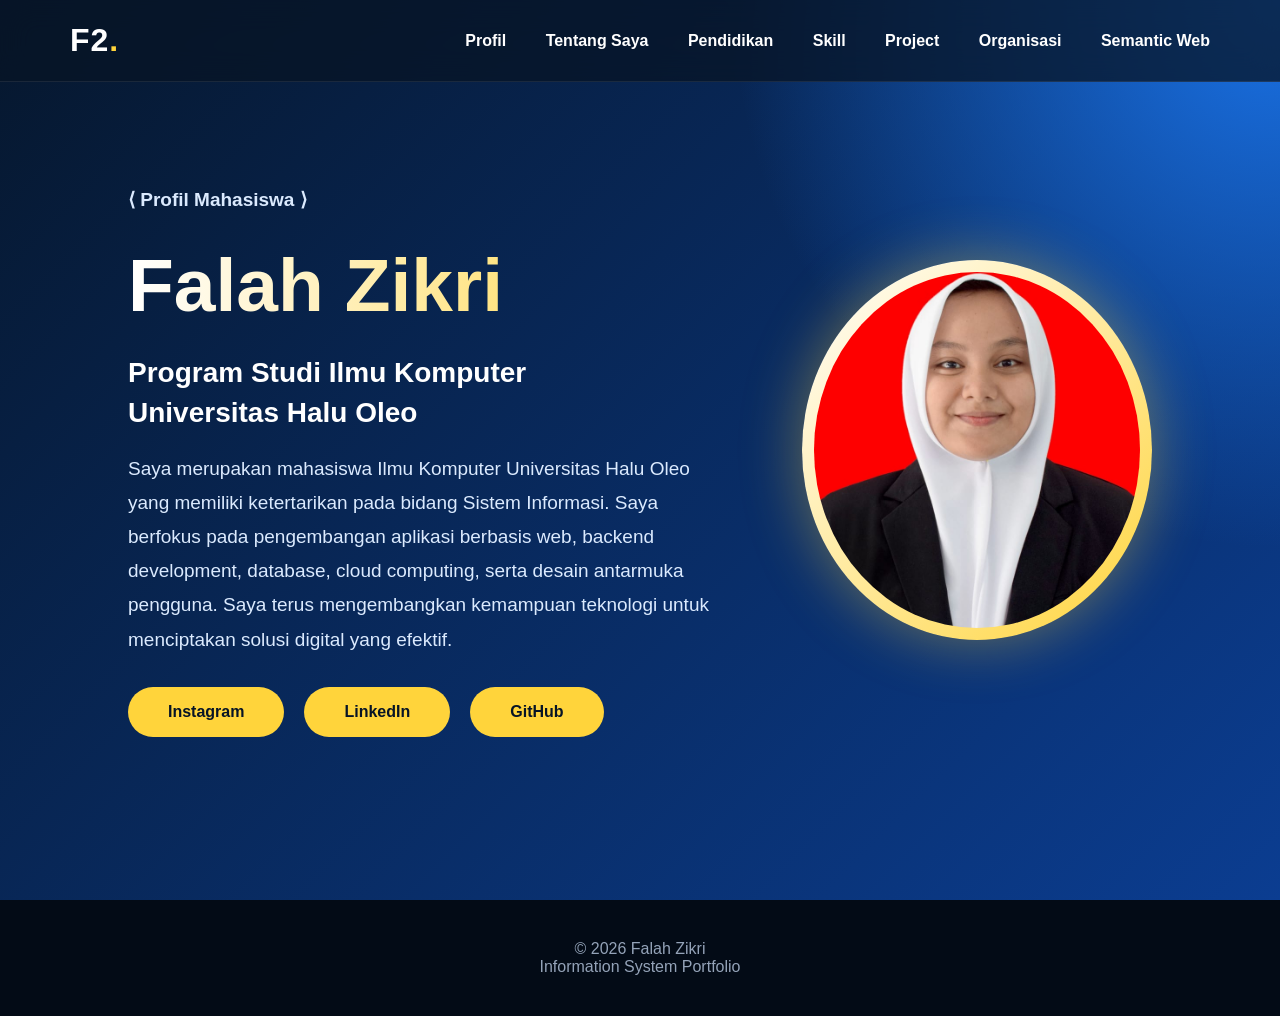
<file: index.html>
<!DOCTYPE html>
<html lang="id">

<head>

<meta charset="UTF-8">

<meta name="viewport" content="width=device-width, initial-scale=1.0">


<title>Falah Zikri - Profile</title>


<link rel="stylesheet" href="style.css">



<!-- =====================================
     SCHEMA.ORG JSON-LD
===================================== -->

<script type="application/ld+json">

{
"@context":"https://schema.org",

"@graph":[


{

"@type":"Person",

"name":"Falah Zikri",

"identifier":"FALAH-001",

"jobTitle":"Information System Student",


"description":
"Mahasiswa Ilmu Komputer Universitas Halu Oleo dengan minat pada Sistem Informasi, pengembangan aplikasi web, backend development, database, cloud computing, dan UI UX Design.",



"image":"assets/foto-profil.jpg",



"affiliation":{


"@type":"CollegeOrUniversity",

"name":"Universitas Halu Oleo",

"department":"Program Studi Ilmu Komputer"

},




"knowsAbout":[


{

"@type":"DefinedTerm",

"name":"Laravel",

"termCode":"SKILL-001"

},


{

"@type":"DefinedTerm",

"name":"PHP",

"termCode":"SKILL-002"

},


{

"@type":"DefinedTerm",

"name":"HTML CSS",

"termCode":"SKILL-003"

},


{

"@type":"DefinedTerm",

"name":"JavaScript",

"termCode":"SKILL-004"

},


{

"@type":"DefinedTerm",

"name":"MySQL Database",

"termCode":"SKILL-005"

},


{

"@type":"DefinedTerm",

"name":"Cloud Computing",

"termCode":"SKILL-006"

},


{

"@type":"DefinedTerm",

"name":"UI UX Design",

"termCode":"SKILL-007"

}


],




"memberOf":{


"@type":"Organization",

"name":"Himpunan Mahasiswa Program Studi Ilmu Komputer"

},




"subjectOf":{


"@type":"CreativeWork",

"name":"Semantic Web Profile Website",

"description":
"Website portfolio pribadi berbasis Schema.org JSON-LD untuk menerapkan konsep Semantic Web."

},




"sameAs":[


"https://instagram.com/falah.hh_",

"https://linkedin.com/in/falahzikri",

"https://github.com/falahh10"


]

},





{


"@type":"CollegeOrUniversity",

"name":"Universitas Halu Oleo",

"url":"https://uho.ac.id",


"address":{


"@type":"PostalAddress",

"addressLocality":"Kendari",

"addressCountry":"Indonesia"

}


},




{


"@type":"Organization",

"name":"Himpunan Mahasiswa Program Studi Ilmu Komputer"

},




{


"@type":"SoftwareApplication",

"name":"Falah Resto App",

"applicationCategory":"BusinessApplication",

"operatingSystem":"Web Browser",

"description":
"Aplikasi sistem informasi rumah makan berbasis Laravel dan database."

}


]


}

</script>


</head>



<body>



<header class="nav">


<div class="nav-inner">



<div class="brand">

F2<span>.</span>

</div>




<nav>


<a href="index.html">
Profil
</a>

<a href="tentang.html">Tentang Saya</a>

<a href="pendidikan.html">
Pendidikan
</a>


<a href="skill.html">
Skill
</a>


<a href="project.html">
Project
</a>


<a href="organisasi.html">
Organisasi
</a>


<a href="semantic.html">
Semantic Web
</a>


</nav>



</div>


</header>






<section class="hero">





<div class="text">



<p class="schema-tag">

⟨ Profil Mahasiswa ⟩

</p>





<h1>

Falah Zikri

</h1>





<h3>

Program Studi Ilmu Komputer

<br>

Universitas Halu Oleo

</h3>






<p>

Saya merupakan mahasiswa Ilmu Komputer Universitas Halu Oleo yang memiliki ketertarikan pada bidang Sistem Informasi. Saya berfokus pada pengembangan aplikasi berbasis web, backend development, database, cloud computing, serta desain antarmuka pengguna. Saya terus mengembangkan kemampuan teknologi untuk menciptakan solusi digital yang efektif.

</p>






<div class="social-button">





<a class="button"

href="https://instagram.com/falah.hh_"

target="_blank">

Instagram

</a>






<a class="button"

href="https://linkedin.com/in/falahzikri"

target="_blank">

LinkedIn

</a>






<a class="button"

href="https://github.com/falahh10"

target="_blank">

GitHub

</a>




</div>



</div>






<div class="photo">


<img src="assets/foto-profil.jpg"

alt="Foto Profil Falah Zikri">


</div>





</section>






<footer>

© 2026 Falah Zikri

<br>

Information System Portfolio

</footer>




</body>


</html>
</file>
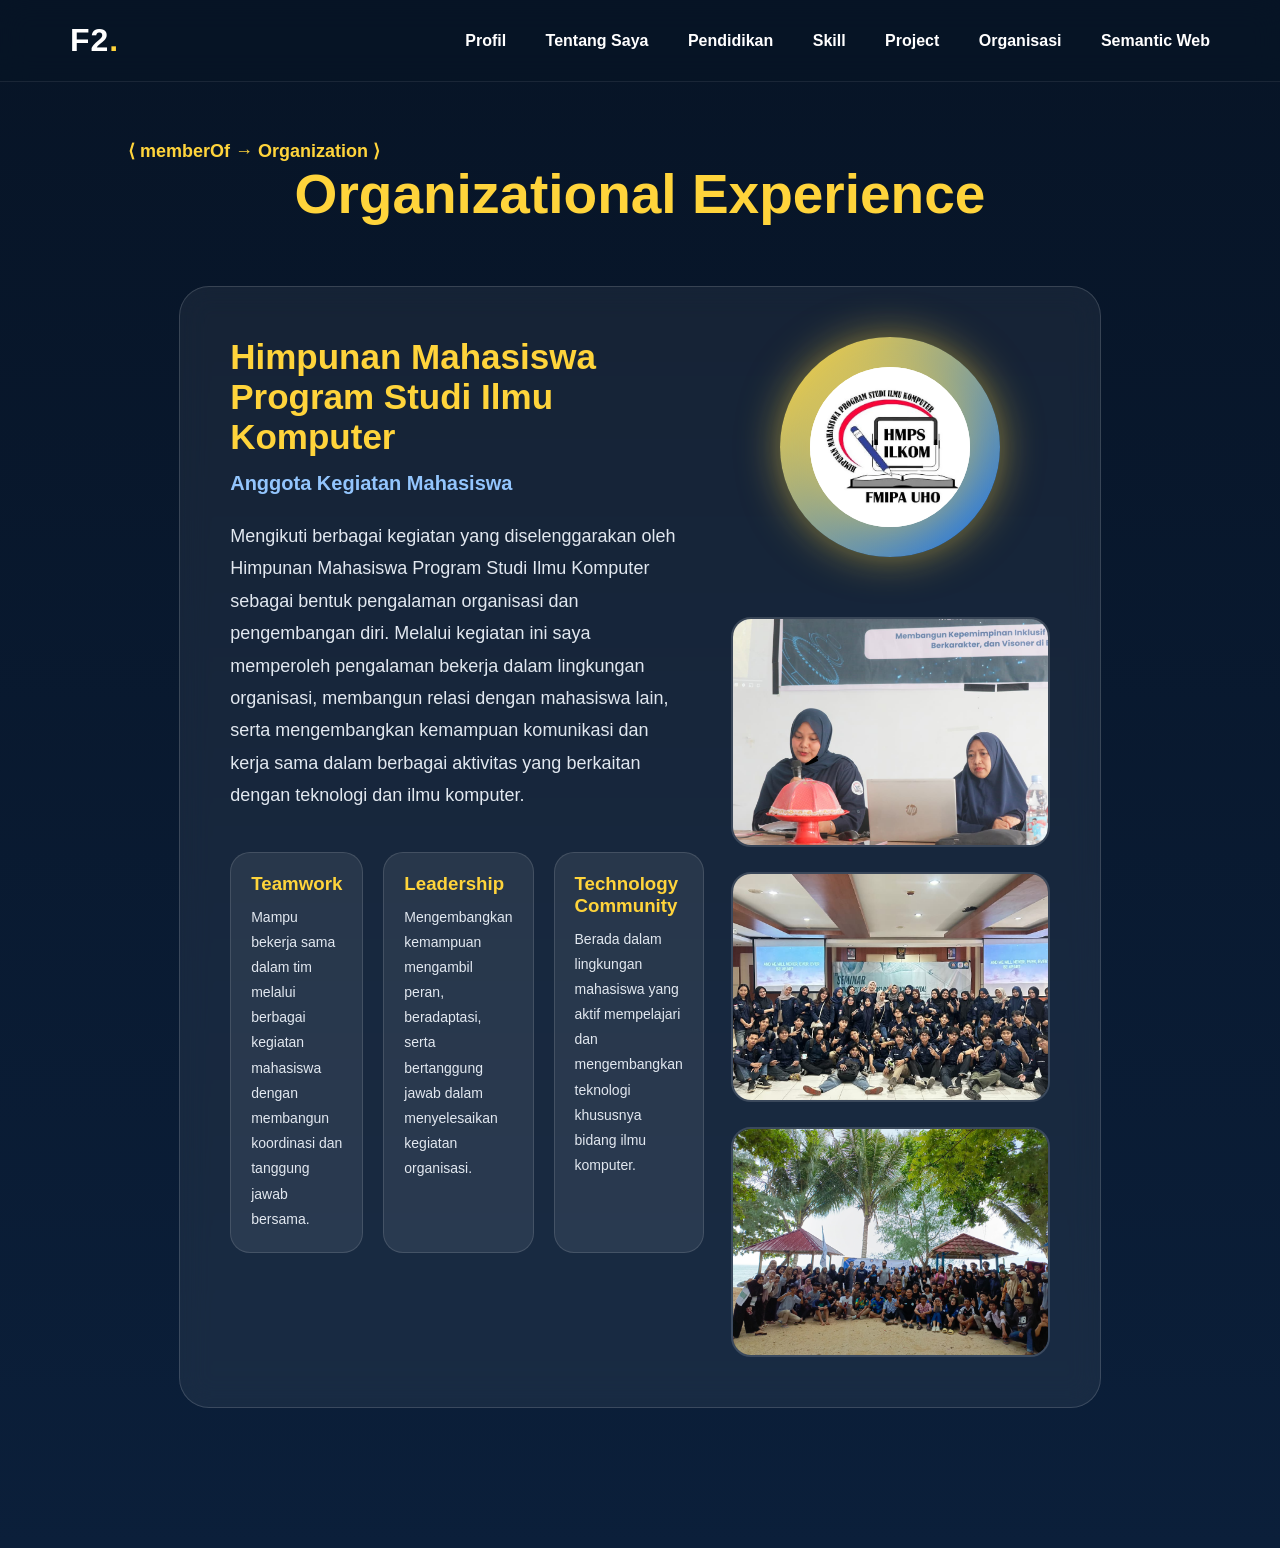
<file: organisasi.html>
<!DOCTYPE html>
<html lang="id">


<head>


<meta charset="UTF-8">


<meta name="viewport" content="width=device-width, initial-scale=1.0">


<title>Organisasi - Falah Zikri</title>


<link rel="stylesheet" href="style.css">


</head>





<body>





<header class="nav">


<div class="nav-inner">



<div class="brand">

F2<span>.</span>

</div>





<nav>


<a href="index.html">Profil</a>

<a href="tentang.html">Tentang Saya</a>
<a href="pendidikan.html">Pendidikan</a>


<a href="skill.html">Skill</a>


<a href="project.html">Project</a>


<a href="organisasi.html">Organisasi</a>

<a href="semantic.html">
Semantic Web
</a>

</nav>



</div>


</header>







<section class="page">



<p class="schema-tag">

⟨ memberOf → Organization ⟩

</p>





<h1>

Organizational Experience

</h1>









<div class="org-box">





<!-- DESKRIPSI ORGANISASI DULU -->


<div class="org-right">





<h2>

Himpunan Mahasiswa Program Studi Ilmu Komputer

</h2>






<h4>

Anggota Kegiatan Mahasiswa

</h4>







<p>


Mengikuti berbagai kegiatan yang diselenggarakan oleh Himpunan Mahasiswa Program Studi Ilmu Komputer sebagai bentuk pengalaman organisasi dan pengembangan diri.


Melalui kegiatan ini saya memperoleh pengalaman bekerja dalam lingkungan organisasi, membangun relasi dengan mahasiswa lain, serta mengembangkan kemampuan komunikasi dan kerja sama dalam berbagai aktivitas yang berkaitan dengan teknologi dan ilmu komputer.



</p>








<!-- HIGHLIGHT EXPERIENCE -->



<div class="org-highlight">





<div class="highlight-card">


<h3>

Teamwork

</h3>


<p>

Mampu bekerja sama dalam tim melalui berbagai kegiatan mahasiswa dengan membangun koordinasi dan tanggung jawab bersama.

</p>


</div>







<div class="highlight-card">


<h3>

Leadership

</h3>


<p>

Mengembangkan kemampuan mengambil peran, beradaptasi, serta bertanggung jawab dalam menyelesaikan kegiatan organisasi.

</p>


</div>







<div class="highlight-card">


<h3>

Technology Community

</h3>


<p>

Berada dalam lingkungan mahasiswa yang aktif mempelajari dan mengembangkan teknologi khususnya bidang ilmu komputer.

</p>


</div>





</div>





</div>









<!-- FOTO ORGANISASI SETELAH DESKRIPSI -->


<div class="org-left">





<div class="logo-area">


<img src="assets/logo-hmps.png"

alt="Logo HMPS Ilmu Komputer">


</div>








<div class="activity-gallery">



<img src="assets/hmps1.jpg"

alt="Dokumentasi Kegiatan HMPS 1">





<img src="assets/hmps2.jpg"

alt="Dokumentasi Kegiatan HMPS 2">





<img src="assets/hmps3.jpg"

alt="Dokumentasi Kegiatan HMPS 3">



</div>







</div>









</div>









</section>









</body>


</html>
</file>
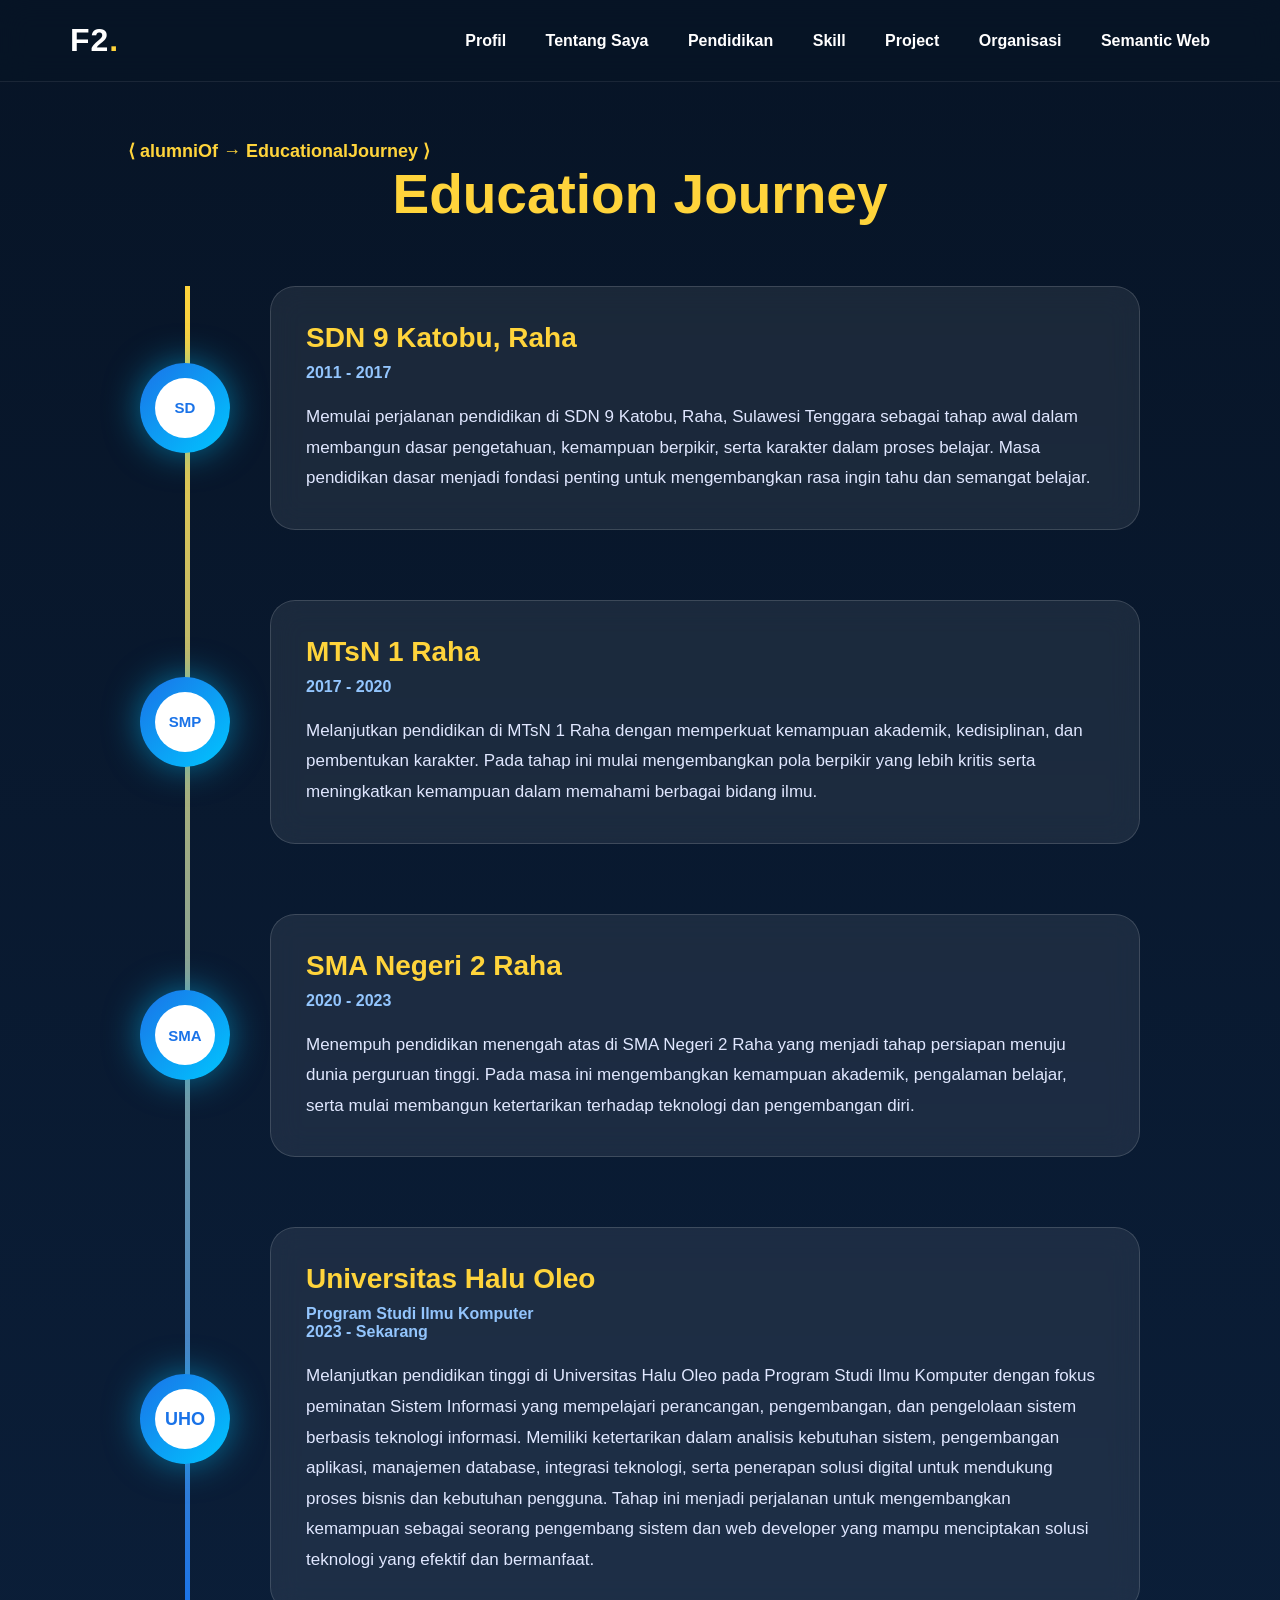
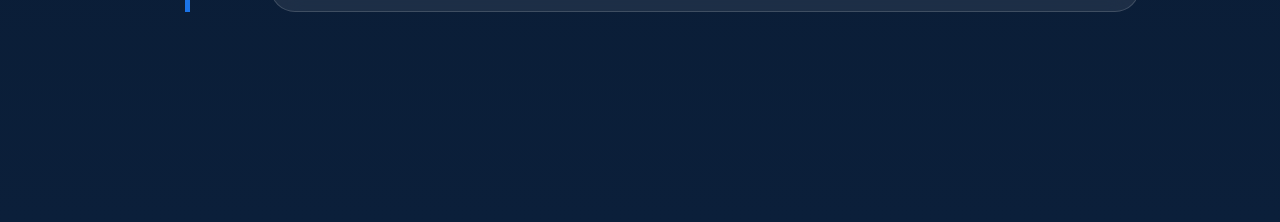
<file: pendidikan.html>
<!DOCTYPE html>
<html lang="id">

<head>

<meta charset="UTF-8">

<meta name="viewport" content="width=device-width, initial-scale=1.0">

<title>Pendidikan - Falah Zikri</title>

<link rel="stylesheet" href="style.css">

</head>


<body>


<header class="nav">

<div class="nav-inner">


<div class="brand">
F2<span>.</span>
</div>



<nav>

<a href="index.html">Profil</a>
<a href="tentang.html">Tentang Saya</a>
<a href="pendidikan.html">Pendidikan</a>
<a href="skill.html">Skill</a>
<a href="project.html">Project</a>
<a href="organisasi.html">Organisasi</a>
<a href="semantic.html">
Semantic Web
</a>

</nav>


</div>

</header>





<section class="page">


<p class="schema-tag">
⟨ alumniOf → EducationalJourney ⟩
</p>



<h1>
Education Journey
</h1>





<div class="road">



<!-- SD -->

<div class="journey-item">


<div class="road-icon">


<div class="school-icon">

SD

</div>


</div>




<div class="journey-card">


<h2>
SDN 9 Katobu, Raha
</h2>


<h4>
2011 - 2017
</h4>


<p>

Memulai perjalanan pendidikan di SDN 9 Katobu, Raha, Sulawesi Tenggara sebagai tahap awal dalam membangun dasar pengetahuan, kemampuan berpikir, serta karakter dalam proses belajar. Masa pendidikan dasar menjadi fondasi penting untuk mengembangkan rasa ingin tahu dan semangat belajar.

</p>


</div>


</div>



<!-- SMP -->

<div class="journey-item">


<div class="road-icon">


<div class="school-icon">

SMP

</div>


</div>




<div class="journey-card">


<h2>
MTsN 1 Raha
</h2>


<h4>
2017 - 2020
</h4>



<p>

Melanjutkan pendidikan di MTsN 1 Raha dengan memperkuat kemampuan akademik, kedisiplinan, dan pembentukan karakter. Pada tahap ini mulai mengembangkan pola berpikir yang lebih kritis serta meningkatkan kemampuan dalam memahami berbagai bidang ilmu.

</p>


</div>


</div>







<!-- SMA -->

<div class="journey-item">


<div class="road-icon">


<div class="school-icon">

SMA

</div>


</div>



<div class="journey-card">


<h2>
SMA Negeri 2 Raha
</h2>


<h4>
2020 - 2023
</h4>

<p>

Menempuh pendidikan menengah atas di SMA Negeri 2 Raha yang menjadi tahap persiapan menuju dunia perguruan tinggi. Pada masa ini mengembangkan kemampuan akademik, pengalaman belajar, serta mulai membangun ketertarikan terhadap teknologi dan pengembangan diri.

</p>



</div>


</div>

<!-- KULIAH -->

<div class="journey-item">


<div class="road-icon">


<div class="school-icon big">

UHO

</div>


</div>



<div class="journey-card">


<h2>
Universitas Halu Oleo
</h2>


<h4>
Program Studi Ilmu Komputer
<br>
2023 - Sekarang
</h4>



<p>

Melanjutkan pendidikan tinggi di Universitas Halu Oleo pada Program Studi Ilmu Komputer dengan fokus peminatan Sistem Informasi yang mempelajari perancangan, pengembangan, dan pengelolaan sistem berbasis teknologi informasi. Memiliki ketertarikan dalam analisis kebutuhan sistem, pengembangan aplikasi, manajemen database, integrasi teknologi, serta penerapan solusi digital untuk mendukung proses bisnis dan kebutuhan pengguna. Tahap ini menjadi perjalanan untuk mengembangkan kemampuan sebagai seorang pengembang sistem dan web developer yang mampu menciptakan solusi teknologi yang efektif dan bermanfaat.
</p>


</div>


</div>





</div>


</section>


</body>

</html>
</file>
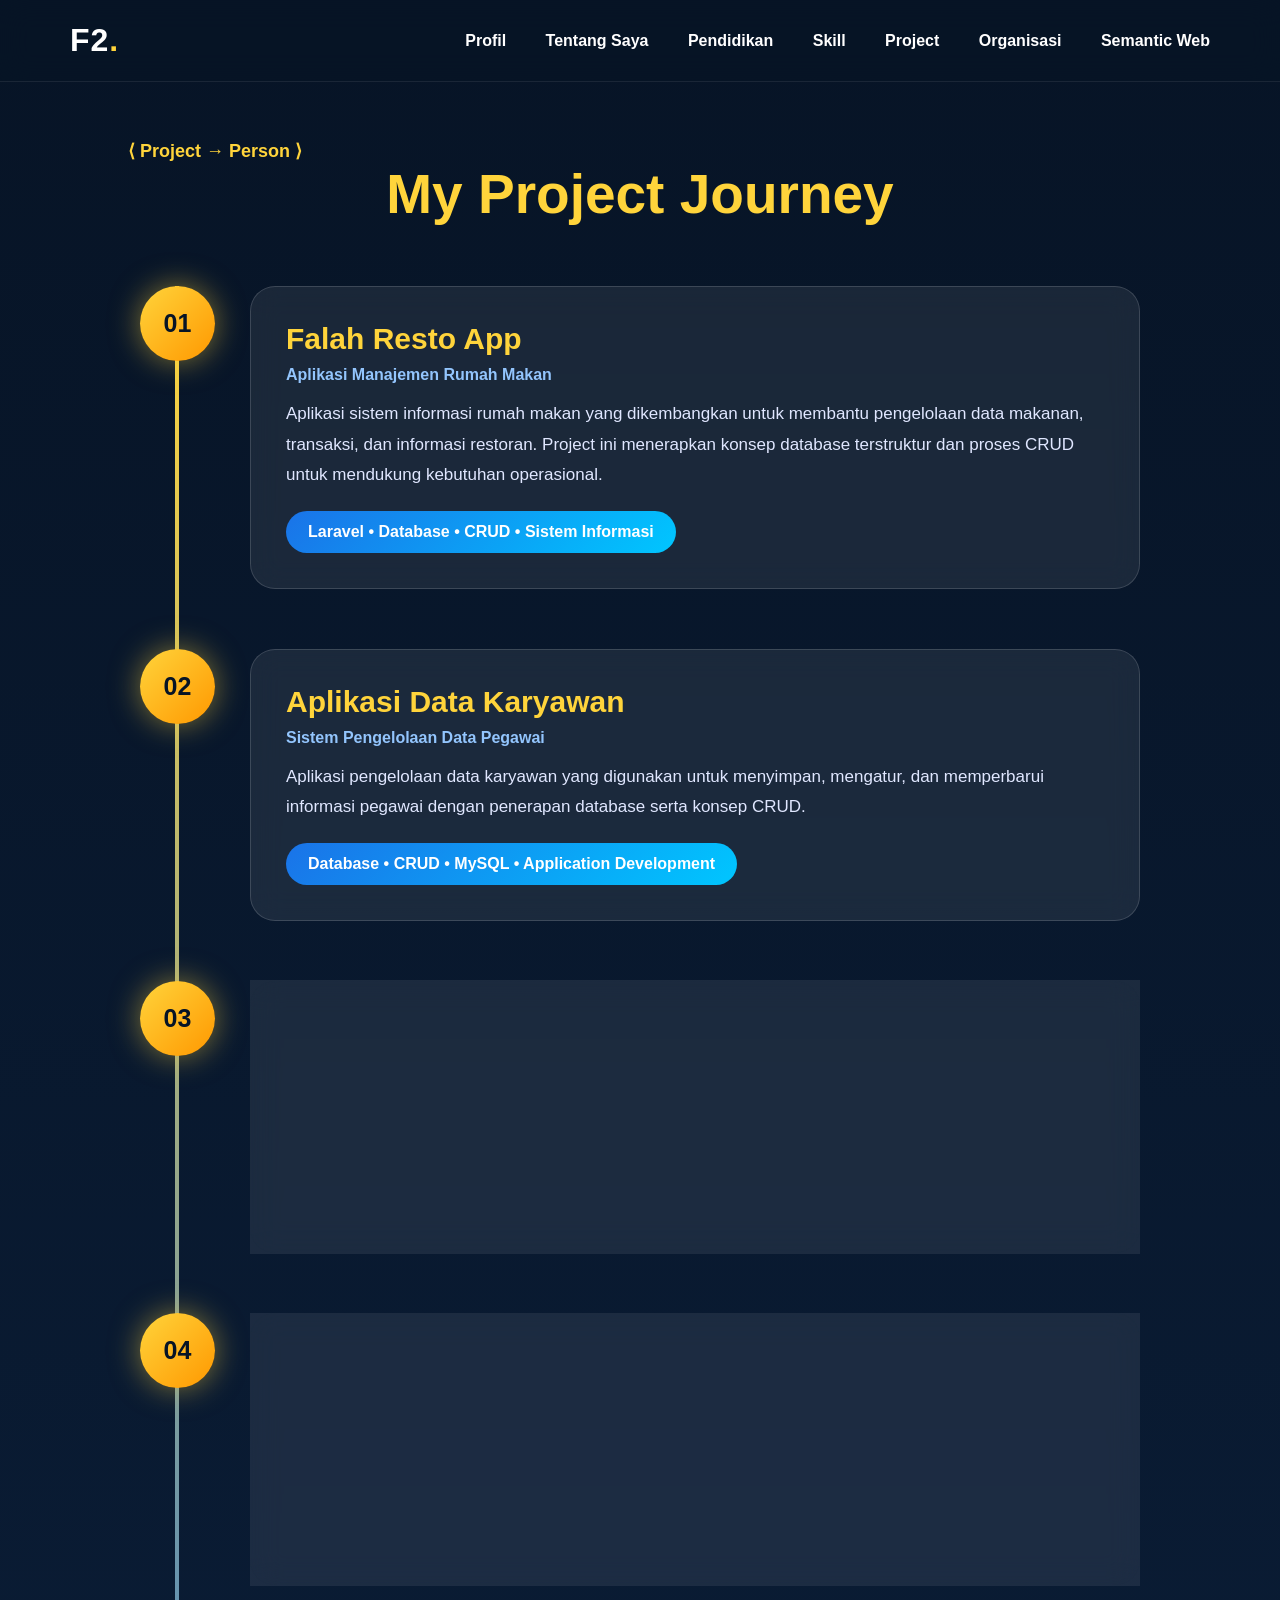
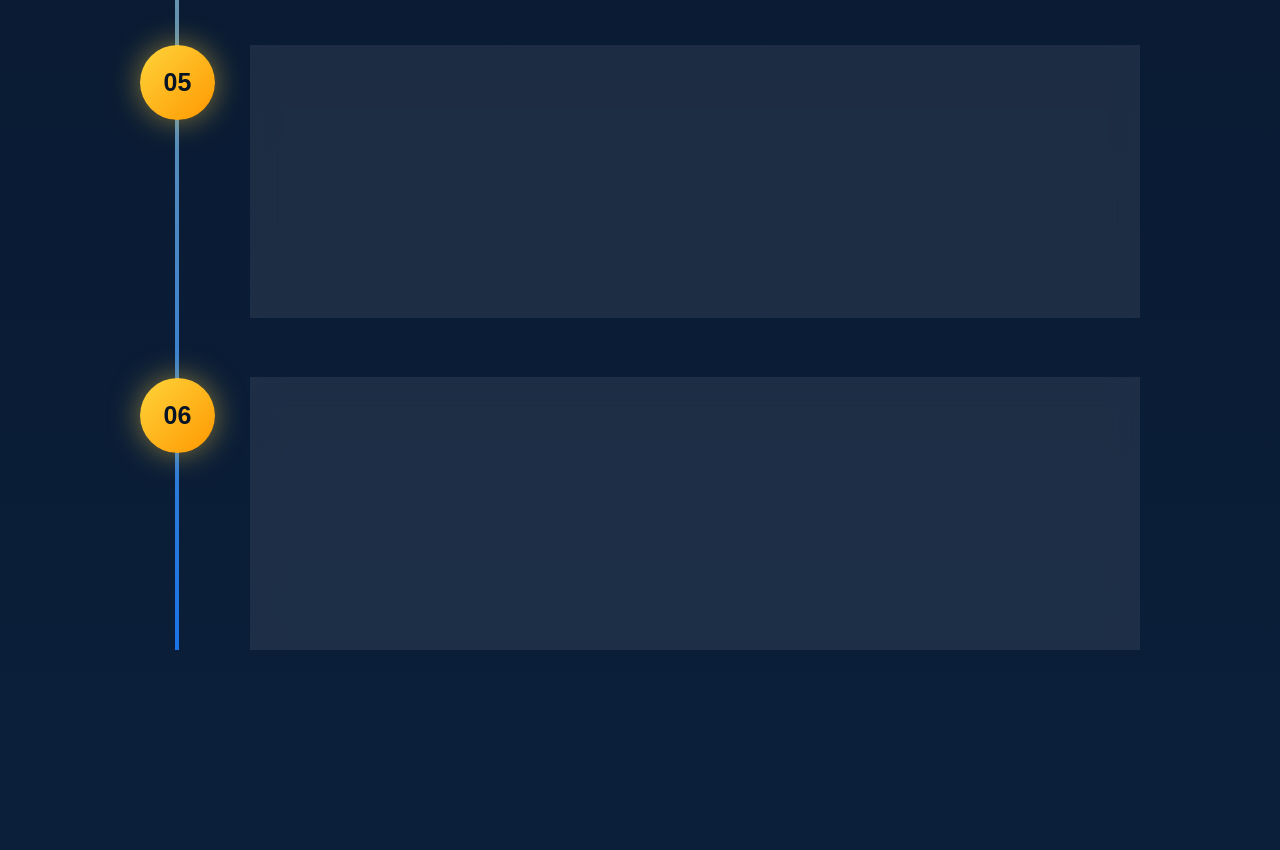
<file: project.html>
<!DOCTYPE html>
<html lang="id">

<head>

<meta charset="UTF-8">
<meta name="viewport" content="width=device-width, initial-scale=1.0">

<title>Project - Falah Zikri</title>

<link rel="stylesheet" href="style.css">

<!-- Schema.org JSON-LD -->

<script type="application/ld+json">
{
  "@context": "https://schema.org",

  "@graph":[

    {
      "@type":"Person",
      "name":"Falah Zikri",
      "url":"https://falahh10.github.io/finalwebsemantic"
    },

    {
      "@type":"Project",
      "name":"Falah Resto App",
      "description":"Aplikasi sistem informasi rumah makan untuk mengelola data makanan, transaksi, dan informasi restoran.",
      "member":{
        "@type":"Person",
        "name":"Falah Zikri"
      }
    },

    {
      "@type":"Project",
      "name":"Aplikasi Data Karyawan",
      "description":"Aplikasi pengelolaan data pegawai dengan fitur CRUD dan database.",
      "member":{
        "@type":"Person",
        "name":"Falah Zikri"
      }
    },

    {
      "@type":"Project",
      "name":"Tangkap Balok Game",
      "description":"Game desktop sederhana untuk mempelajari logika pemrograman dan object oriented programming.",
      "member":{
        "@type":"Person",
        "name":"Falah Zikri"
      }
    },

    {
      "@type":"Project",
      "name":"Aplikasi Pencatatan Keuangan",
      "description":"Aplikasi pencatatan pemasukan dan pengeluaran secara digital.",
      "member":{
        "@type":"Person",
        "name":"Falah Zikri"
      }
    },

    {
      "@type":"Project",
      "name":"Machine Learning Project",
      "description":"Project machine learning untuk analisis data dan prediksi berdasarkan dataset.",
      "member":{
        "@type":"Person",
        "name":"Falah Zikri"
      }
    },

    {
      "@type":"Project",
      "name":"Semantic Web Profile",
      "description":"Website profil pribadi berbasis Schema.org JSON-LD.",
      "member":{
        "@type":"Person",
        "name":"Falah Zikri"
      }
    }

  ]
}
</script>

</head>

<body>

<header class="nav">

<div class="nav-inner">

<div class="brand">
F2<span>.</span>
</div>

<nav>

<a href="index.html">Profil</a>
<a href="tentang.html">Tentang Saya</a>
<a href="pendidikan.html">Pendidikan</a>
<a href="skill.html">Skill</a>
<a href="project.html">Project</a>
<a href="organisasi.html">Organisasi</a>
<a href="semantic.html">
Semantic Web</a>

</nav>

</div>

</header>

<section class="page">

<p class="schema-tag">
⟨ Project → Person ⟩
</p>

<h1>
My Project Journey
</h1>

<div class="project-road">

<div class="project-item">

<div class="project-number">
01
</div>

<div class="project-content">

<h2>Falah Resto App</h2>

<h4>Aplikasi Manajemen Rumah Makan</h4>

<p>
Aplikasi sistem informasi rumah makan yang dikembangkan untuk membantu pengelolaan data makanan, transaksi, dan informasi restoran. Project ini menerapkan konsep database terstruktur dan proses CRUD untuk mendukung kebutuhan operasional.
</p>

<div class="tech">
Laravel • Database • CRUD • Sistem Informasi
</div>

</div>

</div>

<div class="project-item">

<div class="project-number">
02
</div>

<div class="project-content">

<h2>Aplikasi Data Karyawan</h2>

<h4>Sistem Pengelolaan Data Pegawai</h4>

<p>
Aplikasi pengelolaan data karyawan yang digunakan untuk menyimpan, mengatur, dan memperbarui informasi pegawai dengan penerapan database serta konsep CRUD.
</p>

<div class="tech">
Database • CRUD • MySQL • Application Development
</div>

</div>

</div>

<div class="project-item">

<div class="project-number">
03
</div>

<div class="project-content">

<h2>Tangkap Balok Game</h2>

<h4>Game Interaktif Berbasis Desktop</h4>

<p>
Game sederhana yang dibuat untuk memahami konsep logika pemrograman, interaksi pengguna, pergerakan objek, dan penerapan object oriented programming.
</p>

<div class="tech">
Programming • Object Oriented • Game Logic
</div>

</div>

</div>

<div class="project-item">

<div class="project-number">
04
</div>

<div class="project-content">

<h2>Aplikasi Pencatatan Keuangan</h2>

<h4>Financial Management System</h4>

<p>
Aplikasi pencatatan keuangan digital yang membantu pengguna melakukan pencatatan pemasukan dan pengeluaran dengan penyimpanan data yang lebih terstruktur.
</p>

<div class="tech">
Database • Sistem Informasi • CRUD
</div>

</div>

</div>

<div class="project-item">

<div class="project-number">
05
</div>

<div class="project-content">

<h2>Machine Learning Project</h2>

<h4>Artificial Intelligence & Data Processing</h4>

<p>
Project berbasis machine learning yang berfokus pada pengolahan data, pelatihan model, serta penerapan algoritma untuk menghasilkan analisis dan prediksi berdasarkan dataset.
</p>

<div class="tech">
Python • Machine Learning • Data Analysis
</div>

</div>

</div>

<div class="project-item">

<div class="project-number">
06
</div>

<div class="project-content">

<h2>Semantic Web Profile</h2>

<h4>Website Profil Berbasis Schema.org</h4>

<p>
Website profil pribadi yang menerapkan konsep Semantic Web menggunakan Schema.org JSON-LD agar informasi dapat dipahami oleh mesin pencari dan memiliki struktur data yang lebih baik.
</p>

<div class="tech">
HTML • CSS • Schema.org • JSON-LD
</div>

</div>

</div>

</div>

</section>
</body>

</html>
</file>
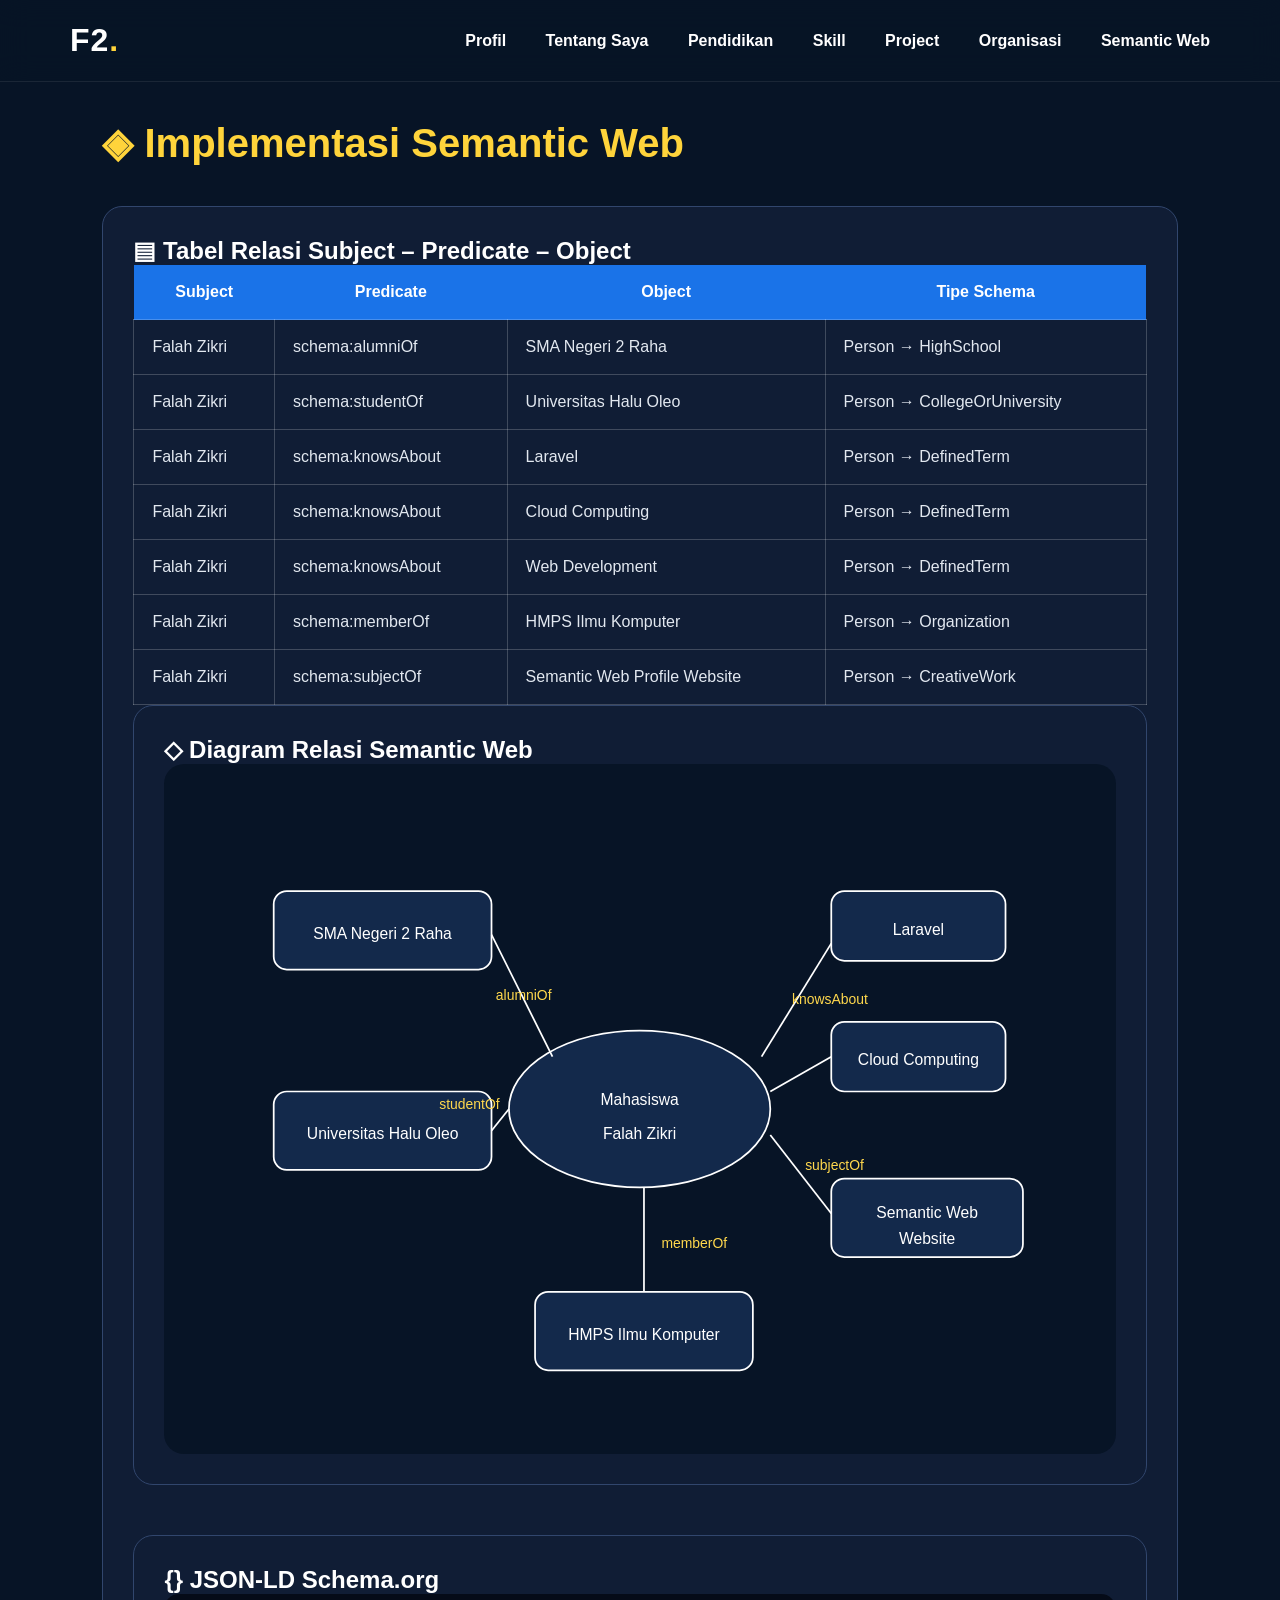
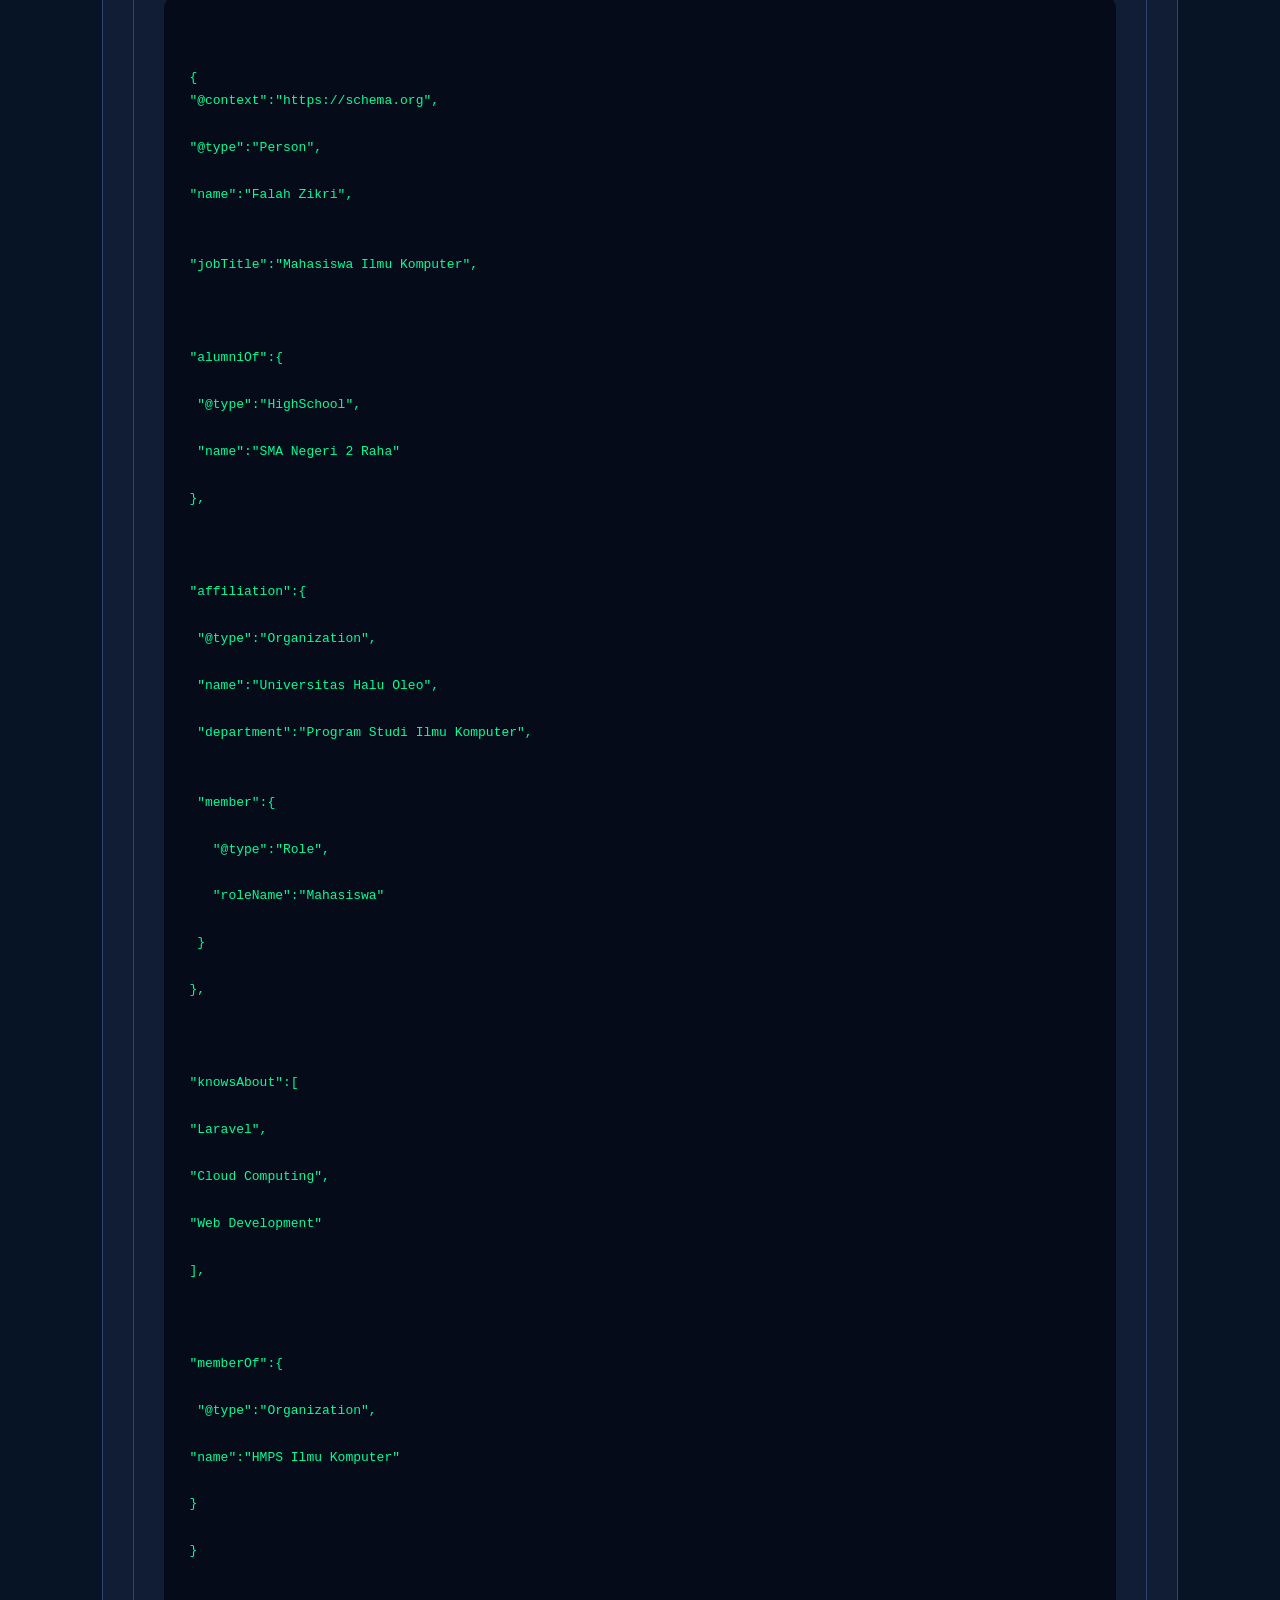
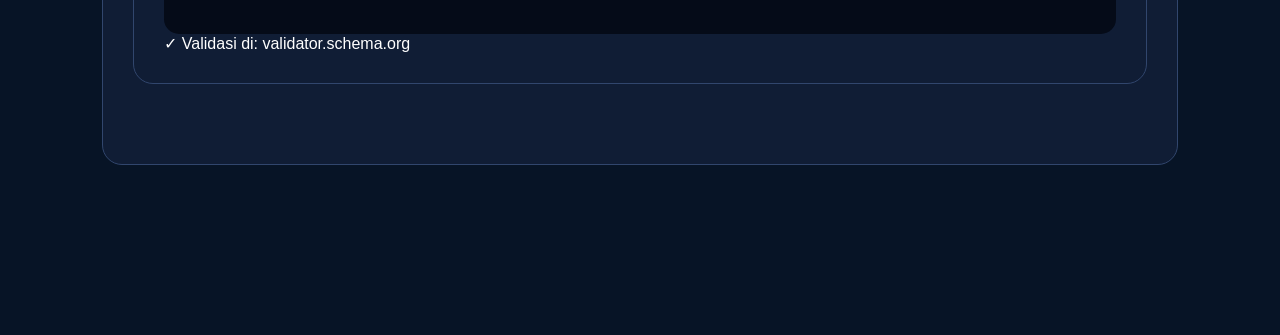
<file: semantic.html>
<!DOCTYPE html>
<html lang="id">

<head>

<meta charset="UTF-8">
<meta name="viewport" content="width=device-width, initial-scale=1.0">

<title>Semantic Web - Falah Zikri</title>

<link rel="stylesheet" href="style.css">


<!-- JSON-LD SCHEMA.ORG -->

<script type="application/ld+json">

{
 "@context":"https://schema.org",

 "@graph":[


{
"@type":"Person",

"name":"Falah Zikri",

"identifier":"FALAH-001",

"jobTitle":"Mahasiswa Ilmu Komputer",



"alumniOf":{

 "@type":"HighSchool",

 "name":"SMA Negeri 2 Raha"

},



"studentOf":{

 "@type":"CollegeOrUniversity",

 "name":"Universitas Halu Oleo",

 "department":"Program Studi Ilmu Komputer"

},



"knowsAbout":[


{
"@type":"DefinedTerm",
"name":"Laravel"
},


{
"@type":"DefinedTerm",
"name":"Cloud Computing"
},


{
"@type":"DefinedTerm",
"name":"Web Development"
}


],



"memberOf":{

"@type":"Organization",

"name":"HMPS Ilmu Komputer"

},



"subjectOf":{

"@type":"CreativeWork",

"name":"Semantic Web Profile Website"

}


},




{


"@type":"SoftwareApplication",

"name":"Falah Portfolio Website",

"applicationCategory":"WebApplication",



"author":{

"@type":"Person",

"name":"Falah Zikri"

}


}


]

}

</script>



<style>


.semantic-container{

padding:120px 8%;

}


.semantic-title{

font-size:40px;

margin-bottom:40px;

}



.card-box{

background:#101d35;

border:1px solid #31466d;

border-radius:20px;

padding:30px;

margin-bottom:50px;

overflow-x:auto; 
}



.table-wrapper{
    width:100%;
    overflow-x:auto;
}

.semantic-table{
    border-collapse:collapse;
    min-width:900px;
    color:white;
}



th{

background:#172c52;

padding:15px;

}



td{

padding:15px;

border-bottom:1px solid #30415f;

}



.diagram{

background:#071426;

border-radius:20px;

padding:40px;

display:flex;

justify-content:center;

}



svg{

width:900px;

max-width:100%;

}



.node{

fill:#13294b;

stroke:white;

stroke-width:2;

}



.text-node{

fill:white;

font-size:18px;

font-family:Arial;

}



.line{

stroke:white;

stroke-width:2;

}



.relation{

fill:#ffd84d;

font-size:16px;

}



.json-box{

background:#050b18;

color:#00ff99;

padding:25px;

border-radius:15px;

overflow:auto;

font-family:monospace;

}


</style>


</head>




<body>


<header class="nav">


<div class="nav-inner">


<div class="brand">

F2<span>.</span>

</div>


<nav>


<a href="index.html">Profil</a>

<a href="tentang.html">Tentang Saya</a>

<a href="pendidikan.html">Pendidikan</a>

<a href="skill.html">Skill</a>

<a href="project.html">Project</a>

<a href="organisasi.html">Organisasi</a>

<a href="semantic.html">Semantic Web</a>


</nav>


</div>

</header>





<section class="semantic-container">


<h1 class="semantic-title">

◈ Implementasi Semantic Web

</h1>






<div class="card-box">


<h2>

▤ Tabel Relasi Subject – Predicate – Object

</h2>



<div class="table-wrapper">

<table class="semantic-table">


<tr>

<th>Subject</th>

<th>Predicate</th>

<th>Object</th>

<th>Tipe Schema</th>

</tr>




<tr>

<td>Falah Zikri</td>

<td>schema:alumniOf</td>

<td>SMA Negeri 2 Raha</td>

<td>Person → HighSchool</td>

</tr>




<tr>

<td>Falah Zikri</td>

<td>schema:studentOf</td>

<td>Universitas Halu Oleo</td>

<td>Person → CollegeOrUniversity</td>

</tr>




<tr>

<td>Falah Zikri</td>

<td>schema:knowsAbout</td>

<td>Laravel</td>

<td>Person → DefinedTerm</td>

</tr>




<tr>

<td>Falah Zikri</td>

<td>schema:knowsAbout</td>

<td>Cloud Computing</td>

<td>Person → DefinedTerm</td>

</tr>




<tr>

<td>Falah Zikri</td>

<td>schema:knowsAbout</td>

<td>Web Development</td>

<td>Person → DefinedTerm</td>

</tr>




<tr>

<td>Falah Zikri</td>

<td>schema:memberOf</td>

<td>HMPS Ilmu Komputer</td>

<td>Person → Organization</td>

</tr>




<tr>

<td>Falah Zikri</td>

<td>schema:subjectOf</td>

<td>Semantic Web Profile Website</td>

<td>Person → CreativeWork</td>

</tr>



</table>

</div>








<div class="card-box">


<h2>

◇ Diagram Relasi Semantic Web

</h2>



<div class="diagram">



<svg viewBox="0 0 1000 700">


<!-- PERSON CENTER -->

<ellipse
cx="500"
cy="350"
rx="150"
ry="90"
class="node"
/>


<text
x="500"
y="345"
text-anchor="middle"
class="text-node">
Mahasiswa
</text>


<text
x="500"
y="385"
text-anchor="middle"
class="text-node">
Falah Zikri
</text>




<!-- SMA -->

<rect
x="80"
y="100"
width="250"
height="90"
rx="15"
class="node"
/>


<text
x="205"
y="155"
text-anchor="middle"
class="text-node">
SMA Negeri 2 Raha
</text>


<line
x1="330"
y1="150"
x2="400"
y2="290"
class="line"
/>


<text
x="335"
y="225"
class="relation">
alumniOf
</text>






<!-- UNIVERSITAS -->


<rect
x="80"
y="330"
width="250"
height="90"
rx="15"
class="node"
/>


<text
x="205"
y="385"
text-anchor="middle"
class="text-node">
Universitas Halu Oleo
</text>


<line
x1="330"
y1="375"
x2="350"
y2="350"
class="line"
/>


<text
x="270"
y="350"
class="relation">
studentOf
</text>







<!-- LARAVEL -->


<rect
x="720"
y="100"
width="200"
height="80"
rx="15"
class="node"
/>


<text
x="820"
y="150"
text-anchor="middle"
class="text-node">
Laravel
</text>


<line
x1="720"
y1="160"
x2="640"
y2="290"
class="line"
/>


<text
x="675"
y="230"
class="relation">
knowsAbout
</text>







<!-- CLOUD -->

<rect
x="720"
y="250"
width="200"
height="80"
rx="15"
class="node"
/>


<text
x="820"
y="300"
text-anchor="middle"
class="text-node">
Cloud Computing
</text>


<line
x1="720"
y1="290"
x2="650"
y2="330"
class="line"
/>







<!-- ORGANISASI -->


<rect
x="380"
y="560"
width="250"
height="90"
rx="15"
class="node"
/>


<text
x="505"
y="615"
text-anchor="middle"
class="text-node">
HMPS Ilmu Komputer
</text>


<line
x1="505"
y1="440"
x2="505"
y2="560"
class="line"
/>


<text
x="525"
y="510"
class="relation">
memberOf
</text>






<!-- WEBSITE -->

<rect
x="720"
y="430"
width="220"
height="90"
rx="15"
class="node"
/>


<text
x="830"
y="475"
text-anchor="middle"
class="text-node">
Semantic Web
</text>


<text
x="830"
y="505"
text-anchor="middle"
class="text-node">
Website
</text>



<line
x1="650"
y1="380"
x2="720"
y2="470"
class="line"
/>



<text
x="690"
y="420"
class="relation">
subjectOf
</text>



</svg>


</div>


</div>








<div class="card-box">


<h2>

{} JSON-LD Schema.org

</h2>




<div class="json-box">


<pre>


{
"@context":"https://schema.org",

"@type":"Person",

"name":"Falah Zikri",


"jobTitle":"Mahasiswa Ilmu Komputer",



"alumniOf":{

 "@type":"HighSchool",

 "name":"SMA Negeri 2 Raha"

},



"affiliation":{

 "@type":"Organization",

 "name":"Universitas Halu Oleo",

 "department":"Program Studi Ilmu Komputer",


 "member":{

   "@type":"Role",

   "roleName":"Mahasiswa"

 }

},



"knowsAbout":[

"Laravel",

"Cloud Computing",

"Web Development"

],



"memberOf":{

 "@type":"Organization",

"name":"HMPS Ilmu Komputer"

}

}


</pre>


</div>


<p>

✓ Validasi di: validator.schema.org
</p>


</div>





</section>


</body>

</html>
</file>
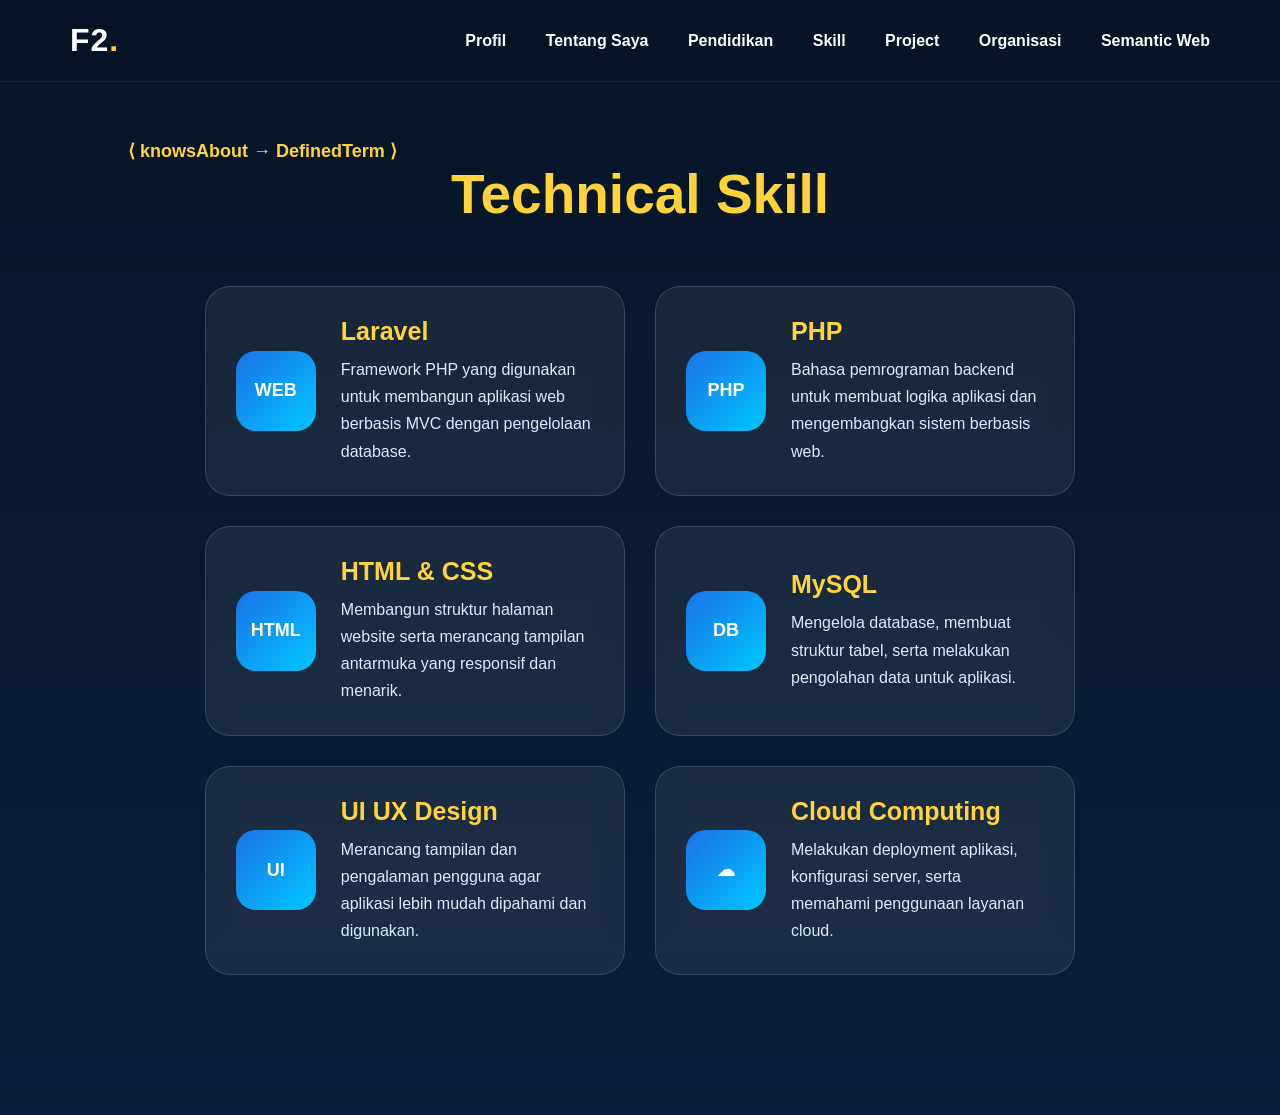
<file: skill.html>
<!DOCTYPE html>
<html lang="id">


<head>


<meta charset="UTF-8">


<meta name="viewport" content="width=device-width, initial-scale=1.0">


<title>Skill - Falah Zikri</title>


<link rel="stylesheet" href="style.css">


</head>





<body>





<header class="nav">


<div class="nav-inner">





<div class="brand">


F2<span>.</span>


</div>







<nav>


<a href="index.html">
Profil
</a>

<a href="tentang.html">Tentang Saya</a>
<a href="pendidikan.html">
Pendidikan
</a>


<a href="skill.html">
Skill
</a>


<a href="project.html">
Project
</a>


<a href="organisasi.html">
Organisasi
</a>

<a href="semantic.html">
Semantic Web
</a>

</nav>






</div>


</header>









<section class="page">





<p class="schema-tag">

⟨ knowsAbout → DefinedTerm ⟩

</p>







<h1>

Technical Skill

</h1>








<div class="skill-container">







<!-- LARAVEL -->


<div class="skill-card">


<div class="skill-icon">

WEB

</div>


<div>


<h2>

Laravel

</h2>


<p>

Framework PHP yang digunakan untuk membangun aplikasi web berbasis MVC dengan pengelolaan database.

</p>


</div>


</div>









<!-- PHP -->


<div class="skill-card">


<div class="skill-icon">

PHP

</div>


<div>


<h2>

PHP

</h2>


<p>

Bahasa pemrograman backend untuk membuat logika aplikasi dan mengembangkan sistem berbasis web.

</p>


</div>


</div>









<!-- HTML CSS -->


<div class="skill-card">


<div class="skill-icon">

HTML

</div>


<div>


<h2>

HTML & CSS

</h2>


<p>

Membangun struktur halaman website serta merancang tampilan antarmuka yang responsif dan menarik.

</p>


</div>


</div>









<!-- MYSQL -->


<div class="skill-card">


<div class="skill-icon">

DB

</div>


<div>


<h2>

MySQL

</h2>


<p>

Mengelola database, membuat struktur tabel, serta melakukan pengolahan data untuk aplikasi.

</p>


</div>


</div>









<!-- UI UX -->


<div class="skill-card">


<div class="skill-icon">

UI

</div>


<div>


<h2>

UI UX Design

</h2>


<p>

Merancang tampilan dan pengalaman pengguna agar aplikasi lebih mudah dipahami dan digunakan.

</p>


</div>


</div>









<!-- CLOUD -->


<div class="skill-card">


<div class="skill-icon">

☁

</div>


<div>


<h2>

Cloud Computing

</h2>


<p>

Melakukan deployment aplikasi, konfigurasi server, serta memahami penggunaan layanan cloud.

</p>


</div>


</div>








</div>







</section>






</body>


</html>
</file>
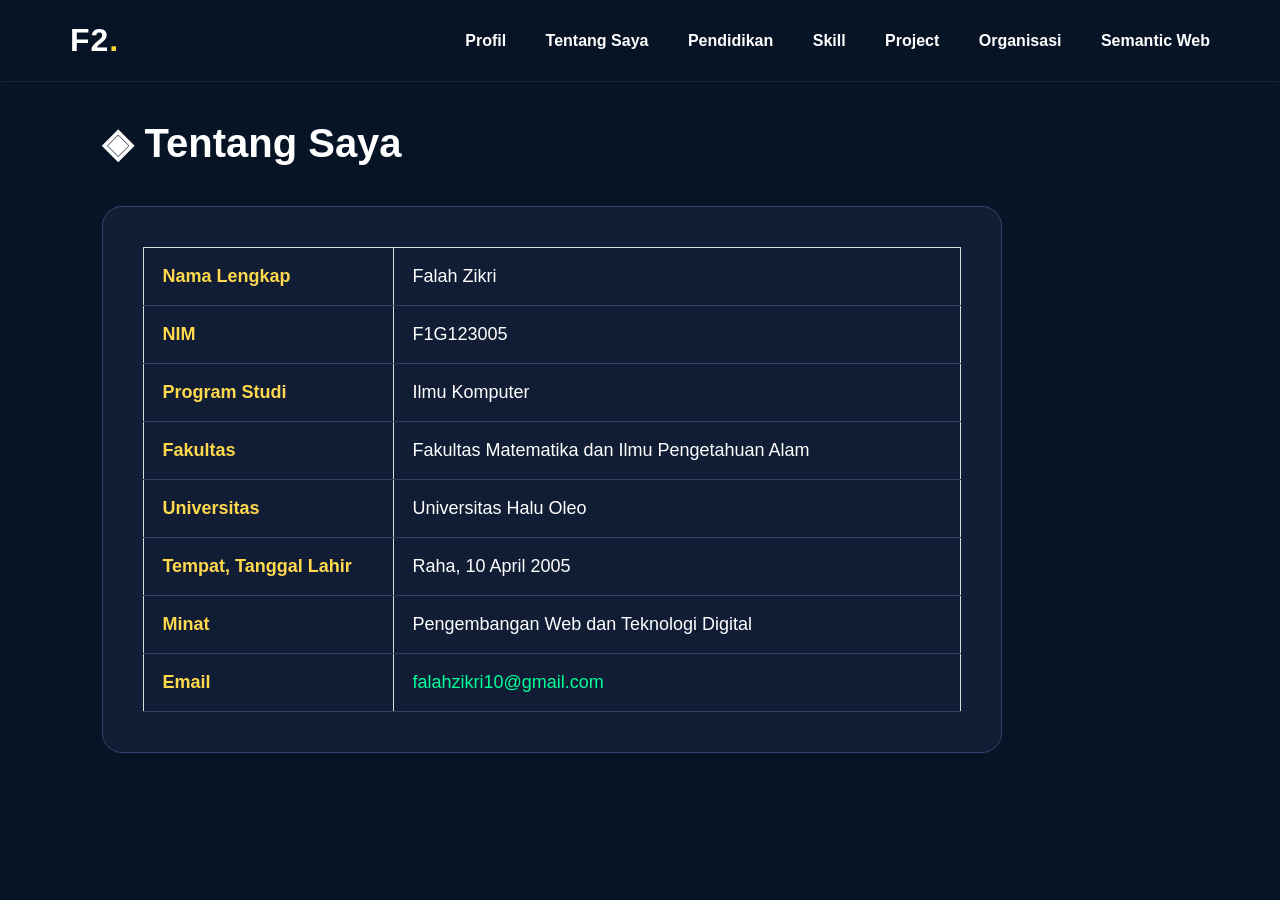
<file: tentang.html>
<!DOCTYPE html>
<html lang="id">

<head>

<meta charset="UTF-8">
<meta name="viewport" content="width=device-width, initial-scale=1.0">

<title>Tentang Saya - Falah Zikri</title>

<link rel="stylesheet" href="style.css">


<style>


.about-container{

padding:120px 8%;

}



.about-title{

font-size:40px;

margin-bottom:40px;

}



.about-card{

background:#101d35;

border:1px solid #31466d;

border-radius:20px;

padding:40px;

max-width:900px;

}



table{

width:100%;

color:white;

border-collapse:collapse;

font-size:18px;

}



td{

padding:18px;

border-bottom:1px solid #30415f;

}



td:first-child{

font-weight:bold;

width:250px;

color:#ffd84d;

}



.email{

color:#00ff99;

}



</style>


</head>



<body>



<header class="nav">


<div class="nav-inner">


<div class="brand">

F2<span>.</span>

</div>



<nav>


<a href="index.html">Profil</a>

<a href="tentang.html">Tentang Saya</a>

<a href="pendidikan.html">Pendidikan</a>

<a href="skill.html">Skill</a>

<a href="project.html">Project</a>

<a href="organisasi.html">Organisasi</a>

<a href="semantic.html">Semantic Web</a>


</nav>


</div>


</header>





<section class="about-container">


<h1 class="about-title">

◈ Tentang Saya

</h1>




<div class="about-card">


<table>


<tr>

<td>Nama Lengkap</td>

<td>Falah Zikri</td>

</tr>



<tr>

<td>NIM</td>

<td>F1G123005</td>

</tr>



<tr>

<td>Program Studi</td>

<td>Ilmu Komputer</td>

</tr>



<tr>

<td>Fakultas</td>

<td>Fakultas Matematika dan Ilmu Pengetahuan Alam</td>

</tr>



<tr>

<td>Universitas</td>

<td>Universitas Halu Oleo</td>

</tr>



<tr>

<td>Tempat, Tanggal Lahir</td>

<td>Raha, 10 April 2005</td>

</tr>



<tr>

<td>Minat</td>

<td>Pengembangan Web dan Teknologi Digital</td>

</tr>



<tr>

<td>Email</td>

<td class="email">

falahzikri10@gmail.com

</td>

</tr>



</table>


</div>



</section>




</body>

</html>
</file>
<file: style.css>
/* =====================================
   RESET GLOBAL
===================================== */


*{

    margin:0;
    padding:0;
    box-sizing:border-box;
    scroll-behavior:smooth;

}



body{

    font-family:
    "Inter",
    "Segoe UI",
    Arial,
    sans-serif;


    background:#071426;


    color:white;


    overflow-x:hidden;

}





/* =====================================
   NAVBAR PREMIUM
===================================== */


.nav{


    position:fixed;


    top:0;


    width:100%;


    z-index:999;



    background:

    rgba(7,20,38,0.75);



    backdrop-filter:blur(15px);



    border-bottom:

    1px solid rgba(255,255,255,.08);



    padding:22px 70px;



}





.nav-inner{


    display:flex;


    justify-content:space-between;


    align-items:center;


}





.brand{


    font-size:32px;


    font-weight:900;


    letter-spacing:1px;


    color:white;


}



.brand span{


    color:#ffd43b;


}







nav a{


    color:white;


    text-decoration:none;


    margin-left:35px;


    font-size:16px;


    font-weight:600;


    position:relative;


    transition:.3s;


}



nav a::after{


    content:"";


    position:absolute;


    bottom:-8px;


    left:0;


    width:0;


    height:3px;


    background:#ffd43b;


    transition:.3s;


}




nav a:hover::after{


    width:100%;


}



nav a:hover{


    color:#ffd43b;


}







/* =====================================
   HERO
===================================== */


.hero{


    min-height:100vh;


    padding:120px 10%;


    display:flex;


    align-items:center;


    justify-content:space-between;


    gap:80px;




    background:


    radial-gradient(

    circle at top right,

    #1a73e8,

    transparent 35%

    ),



    linear-gradient(

    135deg,

    #06172d,

    #0b3d91

    );


}




.hero h1{


    font-size:75px;


    font-weight:900;


    margin:25px 0;



    background:


    linear-gradient(

    90deg,

    white,

    #ffd43b

    );



    -webkit-background-clip:text;


    color:transparent;


}




.hero h3{


    font-size:28px;


    line-height:1.4;


}





.hero p{


    margin-top:20px;


    max-width:650px;


    font-size:19px;


    line-height:1.8;


    color:#dbeafe;


}





.schema-tag{


    color:#ffd43b;


    font-weight:bold;


    font-size:18px;


}








/* =====================================
   FOTO PROFILE
===================================== */



.photo{


    width:380px;


    height:380px;


    border-radius:50%;


    padding:12px;



    background:


    linear-gradient(

    135deg,

    white,

    #ffd43b

    );



    box-shadow:


    0 0 60px rgba(255,212,59,.4);



    animation:float 4s infinite ease-in-out;


}





.photo img{


    width:100%;


    height:100%;


    border-radius:50%;


    object-fit:cover;


    object-position:center 15%;


}



@keyframes float{


    50%{

        transform:translateY(-15px);

    }

}







/* =====================================
 BUTTON
===================================== */



.button{


    display:inline-block;


    margin-top:35px;


    padding:16px 40px;


    border-radius:50px;


    background:#ffd43b;


    color:#071426;


    text-decoration:none;


    font-weight:800;


    transition:.4s;


}





.button:hover{


    transform:translateY(-7px);


    background:white;


}







/* =====================================
 PAGE SECTION
===================================== */



.page,
.block{


    min-height:100vh;


    padding:140px 10%;



    background:


    linear-gradient(

    180deg,

    #071426,

    #0b1f3a

    );


}






.page h1,
.block h2{


    text-align:center;


    font-size:55px;


    color:#ffd43b;


    margin-bottom:60px;


}







/* =====================================
 EDUCATION ROADMAP
===================================== */



.road{


    position:relative;


    max-width:1000px;


    margin:auto;


}






.road::before{


    content:"";


    position:absolute;


    left:45px;


    top:0;


    height:100%;


    width:5px;



    background:


    linear-gradient(

    #ffd43b,

    #1a73e8

    );


}






.journey-item{


    display:flex;


    gap:40px;


    margin-bottom:70px;


    align-items:center;


    position:relative;


}






.road-icon{


    width:90px;


    height:90px;


    border-radius:50%;


    background:


    linear-gradient(

    135deg,

    #1a73e8,

    #00c6ff

    );



    display:flex;


    justify-content:center;


    align-items:center;



    z-index:2;



    box-shadow:


    0 0 35px rgba(0,198,255,.5);


}






.school-icon{


    width:60px;


    height:60px;


    border-radius:50%;


    background:white;


    color:#1a73e8;


    display:flex;


    justify-content:center;


    align-items:center;


    font-weight:900;


    font-size:15px;


}





.school-icon.big{


    font-size:18px;


}








.journey-card{


    flex:1;


    padding:35px;



    border-radius:25px;



    background:


    rgba(255,255,255,.08);



    backdrop-filter:blur(15px);



    border:


    1px solid rgba(255,255,255,.15);



    transition:.4s;



}







.journey-card:hover{


    transform:translateX(15px);


    box-shadow:


    0 20px 50px rgba(0,0,0,.4);


}






.journey-card h2{


    text-align:left;


    font-size:28px;


    color:#ffd43b;


    margin-bottom:10px;


}






.journey-card h4{


    color:#93c5fd;


    margin-bottom:20px;


}





.journey-card p{


    text-align:left;


    line-height:1.8;


    color:#e0e7ff;


    font-size:17px;


}









/* =====================================
 CARD
===================================== */


.card{


    width:70%;


    margin:25px auto;


    padding:35px;


    border-radius:25px;



    background:


    rgba(255,255,255,.08);



    backdrop-filter:blur(15px);



    transition:.4s;


}



.card:hover{


    transform:translateY(-10px);


}








/* =====================================
 SKILL
===================================== */



.tags{


    display:flex;


    justify-content:center;


    flex-wrap:wrap;


    gap:20px;


}




.tags span{


    padding:15px 30px;


    border-radius:50px;


    background:


    linear-gradient(

    135deg,

    #1a73e8,

    #00c6ff

    );



    font-weight:bold;


}









/* =====================================
 PROJECT
===================================== */
/* =====================================
   PROJECT ROADMAP
===================================== */


.project-road{


    position:relative;


    max-width:1000px;


    margin:auto;


}





.project-road::before{


    content:"";


    position:absolute;


    left:35px;


    top:0;


    height:100%;


    width:4px;



    background:


    linear-gradient(

    #ffd43b,

    #1a73e8

    );


}







.project-item{


    display:flex;


    gap:35px;


    margin-bottom:60px;


    position:relative;


    align-items:flex-start;


}






.project-number{


    width:75px;


    height:75px;


    border-radius:50%;


    background:


    linear-gradient(

    135deg,

    #ffd43b,

    #ff9800

    );



    color:#071426;


    display:flex;


    justify-content:center;


    align-items:center;


    font-size:25px;


    font-weight:900;


    flex-shrink:0;


    z-index:2;


    box-shadow:


    0 0 30px rgba(255,212,59,.5);


}








.project-content{


    flex:1;


    padding:35px;


    border-radius:25px;



    background:


    rgba(255,255,255,.08);



    backdrop-filter:blur(15px);



    border:


    1px solid rgba(255,255,255,.15);



    transition:.4s;


}







.project-content:hover{


    transform:translateX(15px);


    box-shadow:


    0 20px 50px rgba(0,0,0,.4);


}








.project-content h2{


    color:#ffd43b;


    font-size:30px;


    margin-bottom:10px;


}






.project-content h4{


    color:#93c5fd;


    margin-bottom:15px;


}






.project-content p{


    text-align:left;


    color:#e0e7ff;


    line-height:1.8;


    font-size:17px;


}






.tech{


    display:inline-block;


    margin-top:20px;


    padding:12px 22px;


    border-radius:30px;



    background:


    linear-gradient(

    135deg,

    #1a73e8,

    #00c6ff

    );



    color:white;


    font-weight:bold;


}








/* =====================================
   PROJECT RESPONSIVE
===================================== */


@media(max-width:900px){



.project-item{


    gap:20px;


}





.project-number{


    width:55px;


    height:55px;


    font-size:18px;


}





.project-content{


    padding:25px;


}





.project-content h2{


    font-size:24px;


}



}






/* =====================================
 TABLE
===================================== */



table{


    width:90%;


    margin:auto;


    border-collapse:collapse;


}





th{


    background:#1a73e8;


    padding:20px;


}





td{


    padding:20px;


    border:1px solid #ddd;


}









/* =====================================
 SOCIAL BUTTON
===================================== */


.social-button{


    display:flex;


    gap:20px;


    margin-top:30px;


}






.social-button .button{


    margin-top:0;


}









/* =====================================
 FOOTER
===================================== */


footer{


    padding:40px;


    text-align:center;


    background:#030b16;


    color:#94a3b8;


}









/* =====================================
 RESPONSIVE
===================================== */


@media(max-width:900px){


.hero{


    flex-direction:column-reverse;


    text-align:center;


}




.hero h1{


    font-size:45px;


}




.photo{


    width:250px;


    height:250px;


}




nav{


    display:none;


}




.journey-item{


    gap:20px;


}




.road-icon{


    width:65px;


    height:65px;


}




.school-icon{


    width:45px;


    height:45px;


    font-size:12px;


}




.card{


    width:95%;


}



.grid{


    flex-direction:column;


}




.social-button{


    justify-content:center;


    flex-wrap:wrap;


}



}

/* =====================================
   ORGANIZATION PAGE
===================================== */


.org-box{


    width:85%;


    margin:auto;


    display:flex;


    align-items:flex-start;


    gap:50px;


    padding:50px;


    border-radius:35px;


    background:


    rgba(255,255,255,.06);



    backdrop-filter:blur(15px);



    border:


    1px solid rgba(255,255,255,.15);



}







.org-left{


    width:45%;


    display:flex;


    flex-direction:column;


    align-items:center;


    gap:30px;


}







/* LOGO HMPS */


.logo-area{


    width:220px;


    height:220px;


    border-radius:50%;


    padding:15px;



    background:


    linear-gradient(

    135deg,

    #ffd43b,

    #1a73e8

    );



    display:flex;


    justify-content:center;


    align-items:center;



    box-shadow:


    0 0 40px rgba(255,212,59,.5);


}





.logo-area img{


    width:100%;


    height:100%;


    border-radius:50%;


    object-fit:contain;


    background:white;


}







/* FOTO KEGIATAN LANDSCAPE */


.activity-gallery{


    width:100%;


    display:flex;


    flex-direction:column;


    gap:20px;


}






.activity-gallery img{


    width:100%;


    height:230px;



    object-fit:cover;



    border-radius:20px;



    border:


    2px solid rgba(255,255,255,.15);



    transition:.4s;



}





.activity-gallery img:hover{


    transform:scale(1.03);


    box-shadow:


    0 15px 40px rgba(0,0,0,.5);



}








/* TEXT ORGANISASI */


.org-right{


    flex:1;


}






.org-right h2{


    color:#ffd43b;


    font-size:32px;


    margin-bottom:15px;


}







.org-right h4{


    color:#93c5fd;


    margin-bottom:25px;


}







.org-right p{


    color:#e0e7ff;


    font-size:18px;


    line-height:1.8;


    text-align:left;


}








/* EXPERIENCE */


.experience-line{


    margin-top:30px;


    display:flex;


    flex-direction:column;


    gap:15px;


}






.experience-line div{


    padding:15px 20px;


    border-left:


    4px solid #ffd43b;



    background:


    rgba(255,255,255,.05);



    border-radius:10px;


    color:white;


    font-weight:600;


}







@media(max-width:900px){


.org-box{


    width:95%;


    flex-direction:column;


}



.org-left{


    width:100%;


}



.activity-gallery img{


    height:200px;


}




.org-right p{


    text-align:center;


}



}

/* =====================================
   SKILL PROFESSIONAL CARD
===================================== */


.skill-container{


    width:85%;


    margin:auto;


    display:grid;


    grid-template-columns:repeat(2,1fr);


    gap:30px;


}






.skill-card{


    display:flex;


    align-items:center;


    gap:25px;



    padding:30px;



    border-radius:25px;



    background:


    rgba(255,255,255,.07);



    border:


    1px solid rgba(255,255,255,.15);



    backdrop-filter:blur(15px);



    transition:.4s;



}







.skill-card:hover{


    transform:translateY(-10px);



    box-shadow:


    0 20px 50px rgba(0,0,0,.4);



    border-color:#ffd43b;



}







.skill-icon{


    min-width:80px;


    height:80px;



    border-radius:20px;



    display:flex;


    justify-content:center;


    align-items:center;



    background:


    linear-gradient(

    135deg,

    #1a73e8,

    #00c6ff

    );



    font-weight:900;


    color:white;


    font-size:18px;



}






.skill-card h2{


    color:#ffd43b;


    margin-bottom:10px;


    font-size:25px;


}






.skill-card p{


    color:#dbeafe;


    line-height:1.7;


    text-align:left;


    font-size:16px;


}







@media(max-width:900px){


.skill-container{


    grid-template-columns:1fr;


    width:95%;


}



.skill-card{


    flex-direction:column;


    text-align:center;


}



.skill-card p{


    text-align:center;


}


}

/* ===============================
 ORGANIZATION PAGE
================================ */


.org-box{

width:90%;

margin:auto;

padding:50px;

display:flex;

gap:50px;


background:rgba(255,255,255,.06);

border-radius:30px;

border:1px solid rgba(255,255,255,.15);

backdrop-filter:blur(15px);


}



.org-left{

width:45%;

}





.logo-area{

display:flex;

justify-content:center;

margin-bottom:30px;

}



.logo-area img{


width:160px;

height:160px;

object-fit:contain;

filter:drop-shadow(0 0 20px rgba(255,212,59,.4));


}





.activity-gallery{


display:flex;

flex-direction:column;

gap:25px;


}



.activity-gallery img{


width:100%;


height:230px;


object-fit:cover;


border-radius:20px;


transition:.4s;


}





.activity-gallery img:hover{


transform:scale(1.03);


}






.org-right{


width:55%;


}





.org-right h2{


font-size:35px;


color:#ffd43b;


margin-bottom:15px;


}




.org-right h4{


color:#93c5fd;


font-size:20px;


margin-bottom:25px;


}





.org-right p{


font-size:18px;


line-height:1.8;


color:#e2e8f0;


text-align:left;


}






.experience-line{


margin-top:30px;


display:flex;


flex-direction:column;


gap:15px;


}





.experience-line div{


padding:18px;


background:#1c2d46;


border-left:5px solid #ffd43b;


border-radius:12px;


font-weight:bold;


}





.org-highlight{


display:flex;


gap:20px;


margin-top:40px;


}





.highlight-card{


flex:1;


padding:20px;


background:rgba(255,255,255,.08);


border-radius:20px;


border:1px solid rgba(255,255,255,.12);


transition:.3s;


}





.highlight-card:hover{


transform:translateY(-8px);


}





.highlight-card h3{


color:#ffd43b;


margin-bottom:10px;


}





.highlight-card p{


font-size:14px;


}





@media(max-width:900px){


.org-box{


flex-direction:column;


}


.org-left,
.org-right{


width:100%;


}


.org-highlight{


flex-direction:column;


}



}

/* =====================================
   FINAL MOBILE FIX
===================================== */


@media screen and (max-width:768px){


body{

    overflow-x:hidden;

}



/* NAVBAR */

.nav{

    padding:15px 20px;

}


.nav-inner{

    flex-direction:column;

    gap:15px;

}



.brand{

    font-size:24px;

}



nav{

    display:flex;

    flex-wrap:wrap;

    justify-content:center;

}



nav a{

    margin:5px 10px;

    font-size:14px;

}






/* HERO */


.hero{

    padding:130px 25px 60px;

    flex-direction:column-reverse;

    text-align:center;

}



.hero h1{

    font-size:45px;

}



.hero h3{

    font-size:20px;

}



.hero p{

    font-size:16px;

}



.photo{

    width:230px;

    height:230px;

}







/* SEMUA SECTION */


.page,
.block{

    padding:120px 20px;

}





.page h1,
.block h2{

    font-size:35px;

}







/* CARD */


.card{

    width:100%;

}





/* SKILL */


.skill-container{

    width:100%;

    grid-template-columns:1fr;

}


.skill-card{

    width:100%;

}





/* PROJECT */


.project-item{

    flex-direction:column;

    align-items:center;

}



.project-content{

    width:100%;

}







/* ORGANISASI */


.org-box{

    width:100%;

    padding:25px;

    flex-direction:column;

}



.org-left,
.org-right{

    width:100%;

}



.logo-area{

    width:150px;

    height:150px;

}




.activity-gallery img{

    width:100%;

    height:200px;

}






.org-highlight{

    flex-direction:column;

}



.highlight-card{

    width:100%;

}





/* TABLE */

table{

    width:100%;

    font-size:13px;

}



td,
th{

    padding:10px;

}

}
/* ===============================
SEMANTIC WEB PAGE
================================ */


.semantic-title{

color:#ffd43b;

font-size:25px;

margin-bottom:30px;

text-align:left;

}



.semantic-table{

width:100%;

border-collapse:collapse;

margin:auto;

}



.semantic-table th{


background:#1a73e8;

padding:18px;


}



.semantic-table td{


padding:18px;


border:1px solid rgba(255,255,255,.2);

color:#e2e8f0;


}




.semantic-diagram{


height:450px;

position:relative;

margin-top:30px;


}



.node{


position:absolute;

padding:20px 35px;

border-radius:20px;

background:#102b55;

border:1px solid #ffd43b;

text-align:center;

font-weight:bold;


}



.center{


top:180px;

left:45%;


}



.left.one{

top:80px;

left:10%;

}



.left.two{

top:280px;

left:10%;

}



.right.one{

top:80px;

right:10%;

}



.right.two{

top:280px;

right:10%;

}



.bottom{

bottom:20px;

left:45%;

}




.json-box{


background:#020617;

padding:30px;

border-radius:20px;

color:#93c5fd;

overflow:auto;

line-height:1.8;


}




.validate{


margin-top:20px;

color:#94a3b8;


}
</file>
